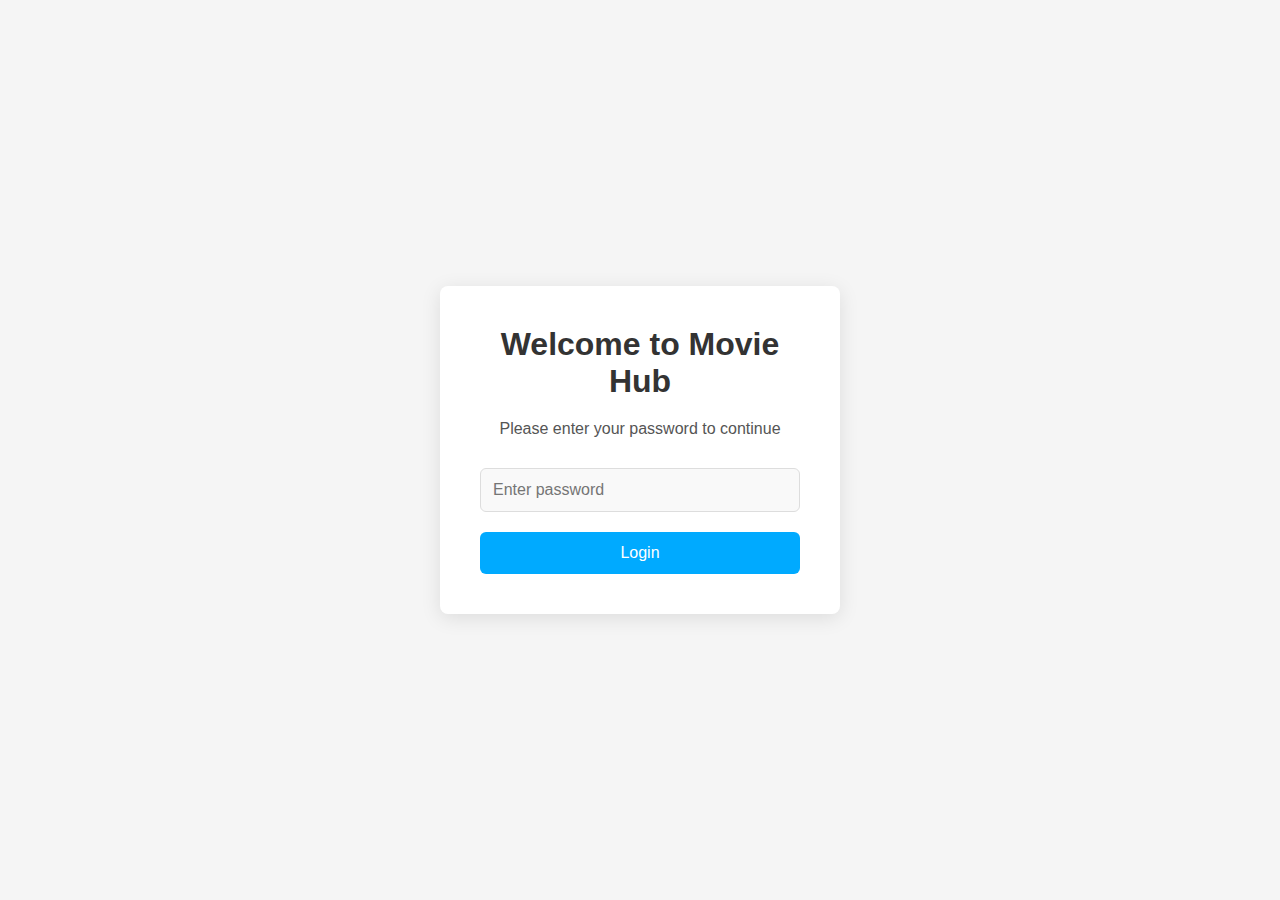
<file: index.html>
<!DOCTYPE html>
<html lang="en">
<head>
  <meta charset="UTF-8">
  <meta name="viewport" content="width=device-width, initial-scale=1.0">
  <title>Movie Hub - Login</title>
  <link rel="stylesheet" href="index.css">
</head>
<body>
  <div class="login-container">
    <div class="login-box">
      <h1>Welcome to Movie Hub</h1>
      <p>Please enter your password to continue</p>
      <form onsubmit="return checkPassword(event)">
        <input type="password" id="passwordInput" placeholder="Enter password" required>
        <button type="submit" class="login-btn">Login</button>
      </form>
    </div>
  </div>
  
  <script>
    function checkPassword(event) {
      event.preventDefault();
      const password = document.getElementById("passwordInput").value;
      if (password === "1002") {
        window.location.href = "dashboard.html";
      } else {
        alert("Incorrect Password. Please try again.");
      }
    }
  </script>
</body>
</html>
</file>
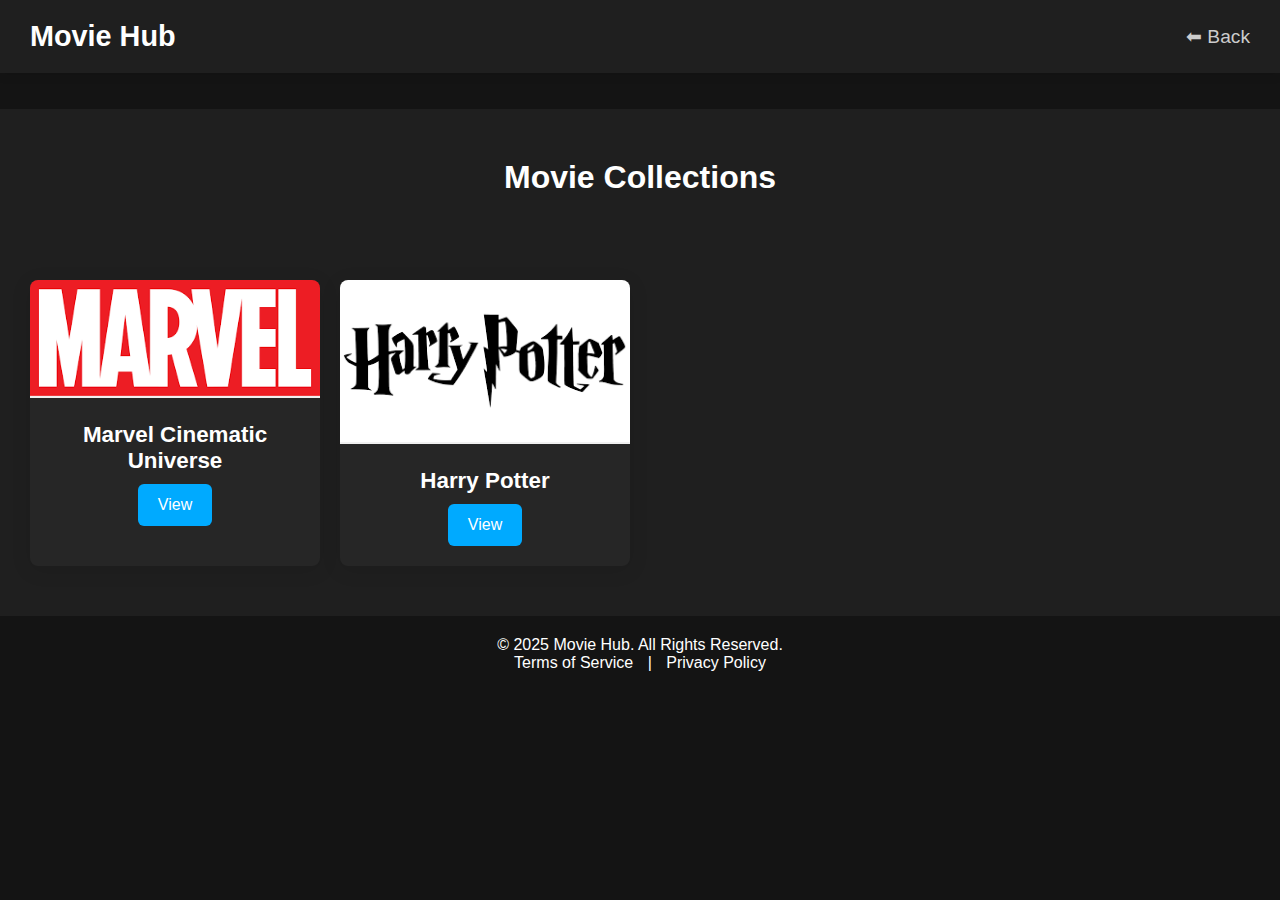
<file: collections.html>
<!DOCTYPE html>
<html lang="en">
<head>
  <meta charset="UTF-8">
  <meta name="viewport" content="width=device-width, initial-scale=1.0">
  <title>Collections - Movie Hub</title>
  <link rel="stylesheet" href="collections.css">
</head>
<body>
  <!-- Header -->
  <header class="top-nav">
    <div class="logo">
      <h1>Movie Hub</h1>
    </div>
    <nav>
      <a href="/dashboard.html">⬅ Back</a>
    </nav>
  </header>
  <br>
  <br>

  <!-- Main Content Section -->
  <section class="movies-section">
    <div class="container">
      <h2>Movie Collections</h2>
      <br>
      <br>
      <br>
      <div id="collections-list" class="movies-container"></div>
    </div>
  </section>

  <!-- Footer -->
  <footer>
    <div class="footer-content">
      <p>&copy; 2025 Movie Hub. All Rights Reserved.</p>
      <nav>
        <a href="/#">Terms of Service</a> | <a href="/#">Privacy Policy</a>
      </nav>
    </div>
  </footer>

  <script>
    const collections = [
      { name: "Marvel Cinematic Universe", image: "marvel.png", link: "marvel.html" },
      { name: "Harry Potter", image: "hp.png", link: "hp.html" },
    ];

    const container = document.getElementById("collections-list");
    collections.forEach(col => {
      const div = document.createElement("div");
      div.classList.add('movie-item');
      div.innerHTML = `
        <div class="movie-img">
          <img src="${col.image}" alt="${col.name}" width="100%">
        </div>
        <div class="movie-info">
          <h4>${col.name}</h4>
          <a href="/${col.link}"><button class="btn">View</button></a>
        </div>
      `;
      container.appendChild(div);
    });
  </script>
</body>
</html>
</file>
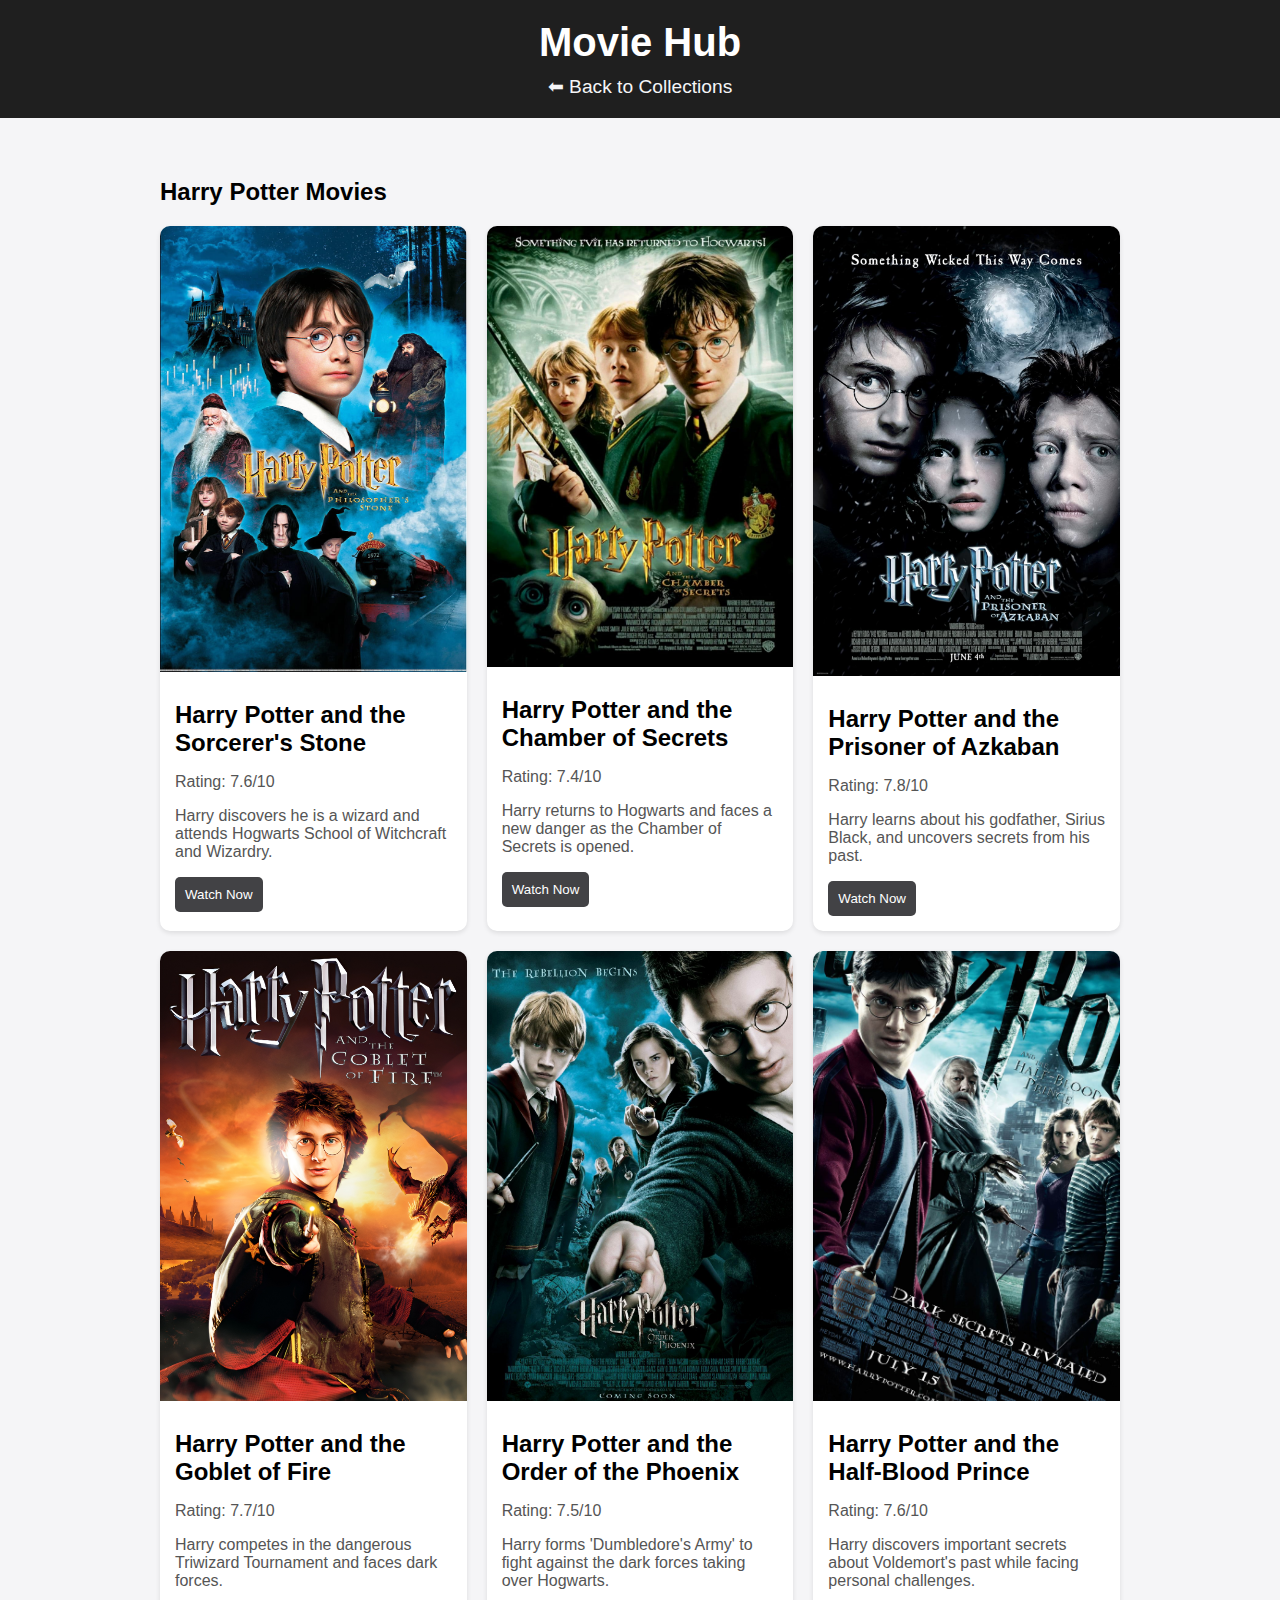
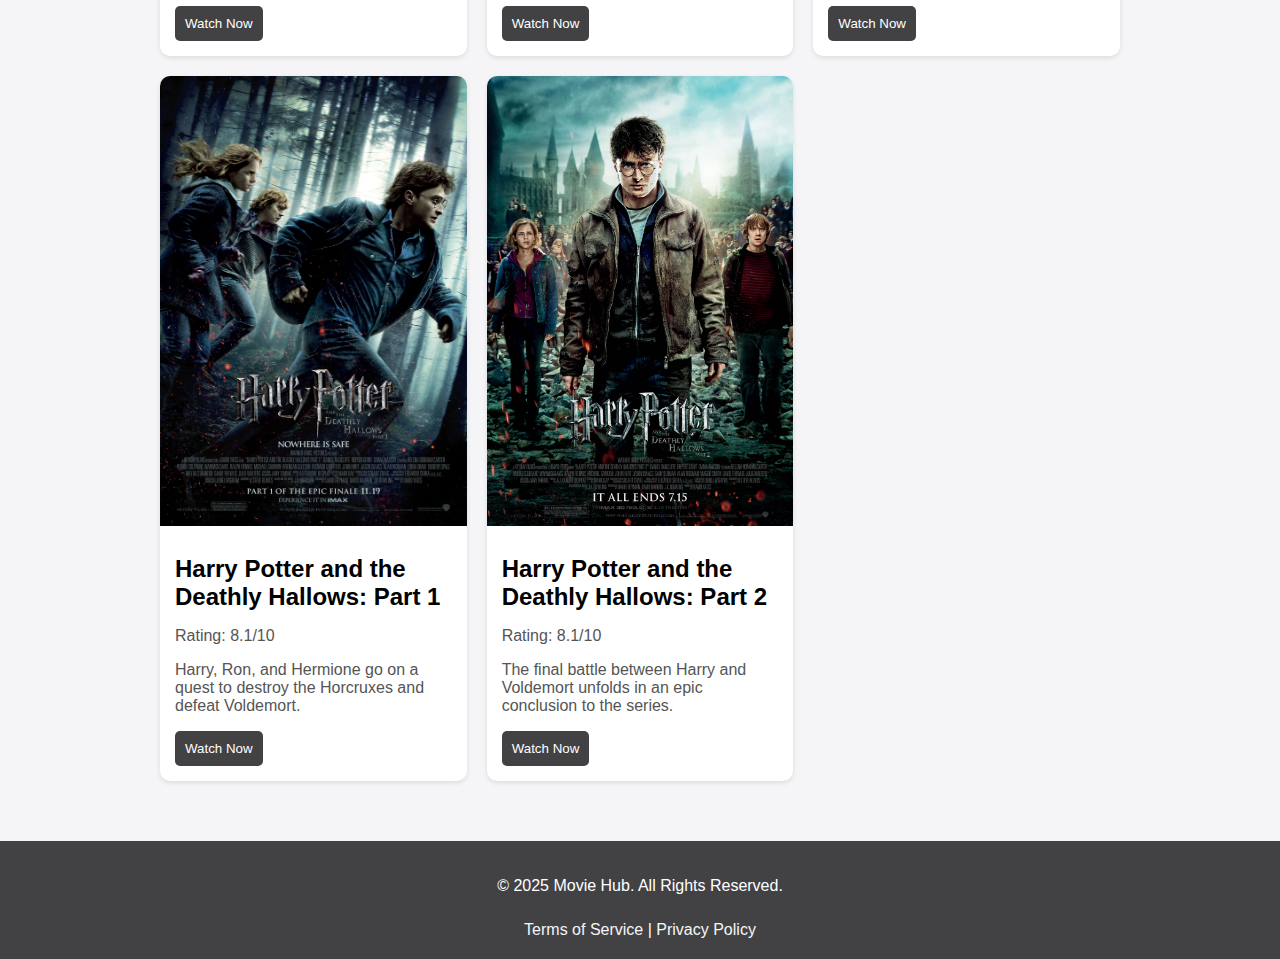
<file: hp.html>
<!DOCTYPE html>
<html lang="en">
<head>
  <meta charset="UTF-8">
  <meta name="viewport" content="width=device-width, initial-scale=1.0">
  <title>Harry Potter Movies - Movie Hub</title>
  <link rel="stylesheet" href="hp.css">
</head>
<body>
  <!-- Header -->
  <header class="top-nav">
    <div class="logo">
      <h1>Movie Hub</h1>
    </div>
    <nav>
      <a href="/collections.html">⬅ Back to Collections</a>
    </nav>
  </header>

  <!-- Main Content Section -->
  <section class="movies-section">
    <div class="container">
      <h2>Harry Potter Movies</h2>
      <div id="hp-movies-list" class="movies-container"></div>
    </div>
  </section>

  <!-- Footer -->
  <footer>
    <div class="footer-content">
      <p>&copy; 2025 Movie Hub. All Rights Reserved.</p>
      <nav>
        <a href="/#">Terms of Service</a> | <a href="/#">Privacy Policy</a>
      </nav>
    </div>
  </footer>

  <script>
    const hpMovies = [
      { name: "Harry Potter and the Sorcerer's Stone", image: "hp-1.jpeg", link: "https://embed.su/embed/movie/671", rating: "7.6/10", description: "Harry discovers he is a wizard and attends Hogwarts School of Witchcraft and Wizardry." },
  { name: "Harry Potter and the Chamber of Secrets", image: "hp-2.jpg", link: "https://embed.su/embed/movie/672", rating: "7.4/10", description: "Harry returns to Hogwarts and faces a new danger as the Chamber of Secrets is opened." },
  { name: "Harry Potter and the Prisoner of Azkaban", image: "hp-3.jpg", link: "https://embed.su/embed/movie/673", rating: "7.8/10", description: "Harry learns about his godfather, Sirius Black, and uncovers secrets from his past." },
  { name: "Harry Potter and the Goblet of Fire", image: "hp-4.jpg", link: "https://embed.su/embed/movie/674", rating: "7.7/10", description: "Harry competes in the dangerous Triwizard Tournament and faces dark forces." },
  { name: "Harry Potter and the Order of the Phoenix", image: "hp-5.jpg", link: "https://embed.su/embed/movie/675", rating: "7.5/10", description: "Harry forms 'Dumbledore's Army' to fight against the dark forces taking over Hogwarts." },
  { name: "Harry Potter and the Half-Blood Prince", image: "hp-6.jpg", link: "https://embed.su/embed/movie/767", rating: "7.6/10", description: "Harry discovers important secrets about Voldemort's past while facing personal challenges." },
  { name: "Harry Potter and the Deathly Hallows: Part 1", image: "hp-7.jpg", link: "https://embed.su/embed/movie/12444", rating: "8.1/10", description: "Harry, Ron, and Hermione go on a quest to destroy the Horcruxes and defeat Voldemort." },
  { name: "Harry Potter and the Deathly Hallows: Part 2", image: "hp-8.jpg", link: "https://embed.su/embed/movie/12445", rating: "8.1/10", description: "The final battle between Harry and Voldemort unfolds in an epic conclusion to the series." },
    ];

    const container = document.getElementById("hp-movies-list");
    hpMovies.forEach(movie => {
      const div = document.createElement("div");
      div.classList.add('movie-item');
      div.innerHTML = `
        <div class="movie-img">
          <img src="${movie.image}" alt="${movie.name}" width="100%">
        </div>
        <div class="movie-info">
          <h4>${movie.name}</h4>
          <p>Rating: ${movie.rating}</p>
          <p>${movie.description}</p>
          <a href="/${movie.link}"><button class="btn">Watch Now</button></a>
        </div>
      `;
      container.appendChild(div);
    });
  </script>
</body>
</html>
</file>
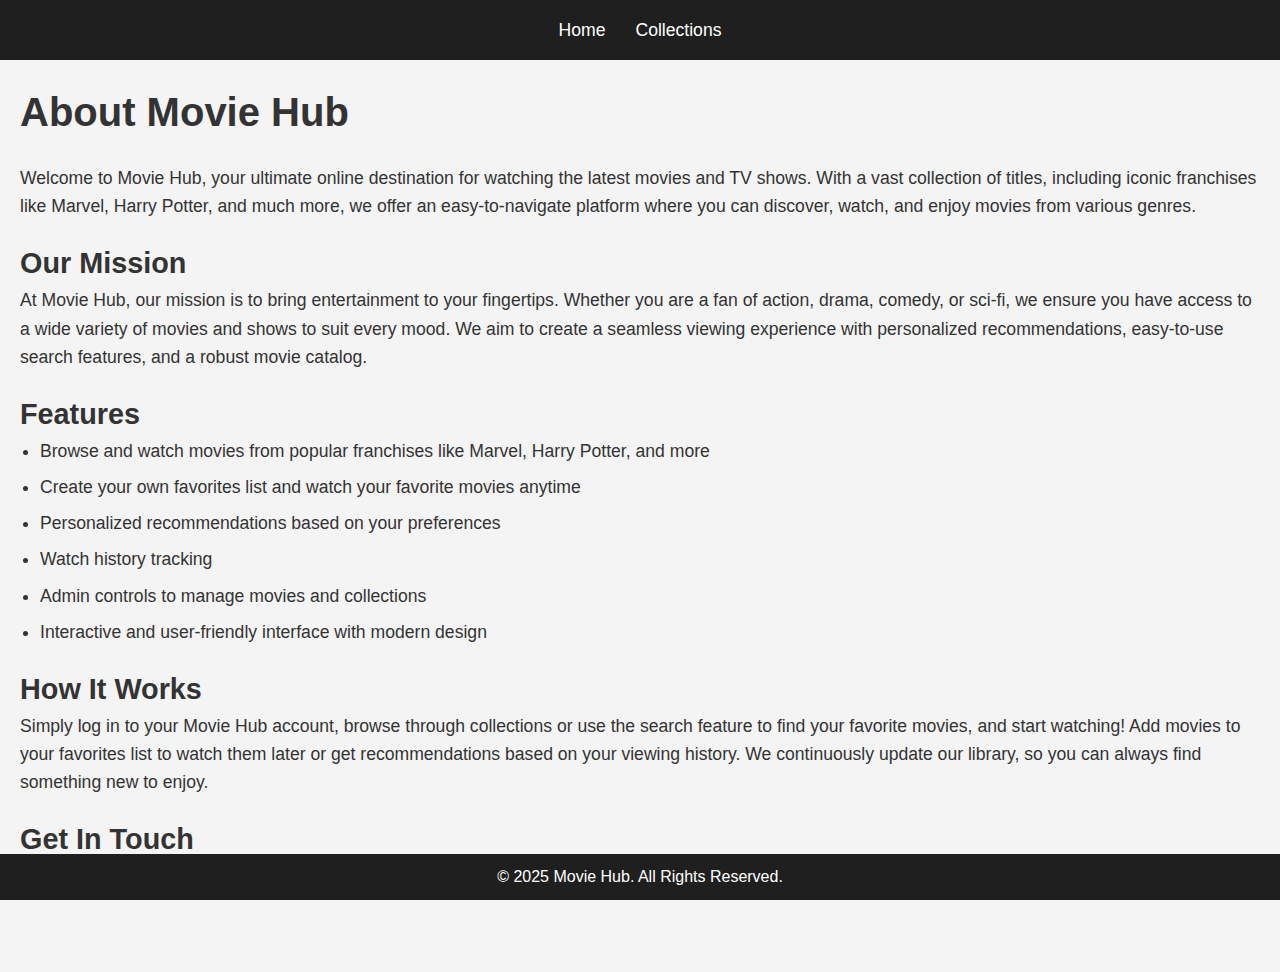
<file: info.html>
<!DOCTYPE html>
<html lang="en">
<head>
  <meta charset="UTF-8">
  <meta name="viewport" content="width=device-width, initial-scale=1.0">
  <meta name="description" content="Movie Hub - Your one-stop destination for watching movies and TV shows">
  <title>About Us - Movie Hub</title>
  
  <style>
    /* Basic Reset */
    * {
      margin: 0;
      padding: 0;
      box-sizing: border-box;
    }

    /* Body and General Layout */
    body {
      font-family: Arial, sans-serif;
      background-color: #f4f4f4;
      color: #333;
      line-height: 1.6;
    }

    header {
      background-color: #1F1F1F;
      color: #fff;
      padding: 1rem 0;
    }

    nav ul {
      list-style-type: none;
      display: flex;
      justify-content: center;
    }

    nav ul li {
      margin: 0 15px;
    }

    nav ul li a {
      color: #fff;
      text-decoration: none;
      font-size: 1.1rem;
    }

    nav ul li a:hover {
      text-decoration: underline;
    }

    /* Main Content Section */
    main {
      padding: 20px;
    }

    .about-us h1 {
      font-size: 2.5rem;
      color: #333;
      margin-bottom: 20px;
    }

    .about-us h2 {
      font-size: 1.8rem;
      color: #333;
      margin-top: 20px;
    }

    .about-us p {
      font-size: 1.1rem;
      margin-bottom: 10px;
    }

    .about-us ul {
      margin-left: 20px;
    }

    .about-us ul li {
      font-size: 1.1rem;
      margin-bottom: 8px;
    }

    /* Footer Section */
    footer {
      background-color: #1F1F1F;
      color: #fff;
      text-align: center;
      padding: 10px 0;
      position: fixed;
      width: 100%;
      bottom: 0;
    }
  </style>
</head>
<body>

  <!-- Header Section -->
  <header>
    <nav>
      <ul>
        <li><a href="index.html">Home</a></li>
        <li><a href="collections.html">Collections</a></li>
      </ul>
    </nav>
  </header>

  <!-- Main Content Section -->
  <main>
    <section class="about-us">
      <h1>About Movie Hub</h1>
      <p>Welcome to Movie Hub, your ultimate online destination for watching the latest movies and TV shows. With a vast collection of titles, including iconic franchises like Marvel, Harry Potter, and much more, we offer an easy-to-navigate platform where you can discover, watch, and enjoy movies from various genres.</p>

      <h2>Our Mission</h2>
      <p>At Movie Hub, our mission is to bring entertainment to your fingertips. Whether you are a fan of action, drama, comedy, or sci-fi, we ensure you have access to a wide variety of movies and shows to suit every mood. We aim to create a seamless viewing experience with personalized recommendations, easy-to-use search features, and a robust movie catalog.</p>

      <h2>Features</h2>
      <ul>
        <li>Browse and watch movies from popular franchises like Marvel, Harry Potter, and more</li>
        <li>Create your own favorites list and watch your favorite movies anytime</li>
        <li>Personalized recommendations based on your preferences</li>
        <li>Watch history tracking</li>
        <li>Admin controls to manage movies and collections</li>
        <li>Interactive and user-friendly interface with modern design</li>
      </ul>

      <h2>How It Works</h2>
      <p>Simply log in to your Movie Hub account, browse through collections or use the search feature to find your favorite movies, and start watching! Add movies to your favorites list to watch them later or get recommendations based on your viewing history. We continuously update our library, so you can always find something new to enjoy.</p>

      <h2>Get In Touch</h2>
      <p>If you have any questions or feedback, feel free to reach out to us. We’d love to hear from you!</p>
    </section>
  </main>
  <br>
  <br>

  <!-- Footer Section -->
  <footer>
    <p>&copy; 2025 Movie Hub. All Rights Reserved.</p>
  </footer>

</body>
</html>
</file>
<file: hp.css>
/* General Layout */
body {
    font-family: Arial, sans-serif;
    margin: 0;
    padding: 0;
    background-color: #f5f5f7;
  }
  
  header {
    background-color: #1F1F1F;
    color: white;
    padding: 20px;
    text-align: center;
  }
  
  header .logo h1 {
    margin: 0;
    font-size: 2.5rem;
  }
  
  nav a {
    color: #f5f5f7;
    text-decoration: none;
    font-size: 1.2rem;
    margin-top: 10px;
    display: inline-block;
  }
  
  footer {
    background-color: #424245;
    color: white;
    padding: 20px;
    text-align: center;
    margin-top: 20px;
  }
  
  footer nav a {
    color: #f5f5f7;
    text-decoration: none;
    font-size: 1rem;
  }
  
  .movies-section {
    padding: 40px;
    display: flex;
    justify-content: center;
    align-items: center;
  }
  
  .container {
    width: 80%;
  }
  
  .movies-container {
    display: grid;
    grid-template-columns: repeat(auto-fill, minmax(300px, 1fr));
    gap: 20px;
  }
  
  /* Movie Item */
  .movie-item {
    background-color: #fff;
    border-radius: 10px;
    box-shadow: 0 2px 5px rgba(0, 0, 0, 0.1);
    overflow: hidden;
  }
  
  .movie-img img {
    width: 100%;
    height: 200px;
    object-fit: cover;
  }
  
  .movie-info {
    padding: 15px;
  }
  
  .movie-info h4 {
    font-size: 1.5rem;
    margin: 10px 0;
  }
  
  .movie-info p {
    font-size: 1rem;
    color: #555;
  }
  
  .movie-info .btn {
    background-color: #424245;
    color: white;
    padding: 10px;
    border: none;
    border-radius: 5px;
    cursor: pointer;
    transition: background-color 0.3s;
  }
  
  .movie-info .btn:hover {
    background-color: #333;
  }
  
  /* Responsive Design */
  @media (max-width: 768px) {
    .movie-info h4 {
      font-size: 1.2rem;
    }
  
    .movie-info p {
      font-size: 0.9rem;
    }
  }
  
  .movie-img img {
    max-width: 100%;
    height: auto;
    max-height: 450px; /* Ensure it fits within the card */
  }
</file>
<file: index.css>
/* Global Reset */
* {
    margin: 0;
    padding: 0;
    box-sizing: border-box;
  }
  
  body {
    background-color: #f5f5f5;
    font-family: 'Helvetica Neue', Arial, sans-serif;
    color: #333;
    display: flex;
    justify-content: center;
    align-items: center;
    height: 100vh;
    transition: background-color 0.3s, color 0.3s;
  }
  
  /* Container for Login */
  .login-container {
    display: flex;
    justify-content: center;
    align-items: center;
    height: 100%;
  }
  
  /* Login Box Styling */
  .login-box {
    background-color: #ffffff;
    padding: 40px;
    box-shadow: 0 4px 20px rgba(0, 0, 0, 0.1);
    border-radius: 8px;
    text-align: center;
    max-width: 400px;
    width: 100%;
  }
  
  .login-box h1 {
    font-size: 2rem;
    margin-bottom: 20px;
    font-weight: bold;
    color: #333;
  }
  
  .login-box p {
    font-size: 1rem;
    color: #555;
    margin-bottom: 30px;
  }
  
  input[type="password"] {
    width: 100%;
    padding: 12px;
    border-radius: 6px;
    border: 1px solid #ddd;
    margin-bottom: 20px;
    font-size: 1rem;
    color: #333;
    background-color: #f9f9f9;
  }
  
  input[type="password"]:focus {
    border-color: #00aaff;
    outline: none;
  }
  
  .login-btn {
    width: 100%;
    padding: 12px;
    background-color: #00aaff;
    border: none;
    border-radius: 6px;
    color: #fff;
    font-size: 1rem;
    cursor: pointer;
    transition: background-color 0.3s ease;
  }
  
  .login-btn:hover {
    background-color: #0088cc;
  }
  
  /* Mobile Responsiveness */
  @media (max-width: 768px) {
    .login-box {
      padding: 20px;
      width: 90%;
    }
  
    .login-box h1 {
      font-size: 1.5rem;
    }
  }
</file>
<file: collections.css>
/* Global Reset */
* {
    margin: 0;
    padding: 0;
    box-sizing: border-box;
}
  
body {
    font-family: 'Helvetica Neue', Arial, sans-serif;
    background-color: #141414;  /* Dark Mode */
    color: #fff;
}

/* Header Styling */
.top-nav {
    background-color: #1f1f1f;  /* Dark Mode */
    padding: 20px 30px;
    display: flex;
    justify-content: space-between;
    align-items: center;
    box-shadow: 0 2px 10px rgba(0, 0, 0, 0.1);
}

.top-nav .logo h1 {
    font-size: 1.8rem;
    color: #fff;
}

.top-nav nav a {
    text-decoration: none;
    color: #ccc;  /* Lighter gray */
    font-size: 1.2rem;
    font-weight: 500;
}

.top-nav nav a:hover {
    color: #00b4cc;  /* Accent Color */
}

/* Movie Collections Section */
.movies-section {
    padding: 50px 30px;
    background-color: #1f1f1f;  /* Dark Mode */
}

.movies-section h2 {
    font-size: 2rem;
    text-align: center;
    color: #fff;
    margin-bottom: 30px;
}

.movies-container {
    display: grid;
    grid-template-columns: repeat(auto-fill, minmax(280px, 1fr));
    gap: 20px;
    justify-items: center;
}

.movie-item {
    background-color: #262626;  /* Dark Gray */
    border-radius: 8px;
    overflow: hidden;
    box-shadow: 0 4px 20px rgba(0, 0, 0, 0.1);
    text-align: center;
    transition: transform 0.3s ease, box-shadow 0.3s ease;
}

.movie-item:hover {
    transform: translateY(-10px);
    box-shadow: 0 8px 30px rgba(0, 0, 0, 0.2);
}

.movie-img img {
    width: 100%;
    height: 200px;
    object-fit: cover;
    border-bottom: 2px solid #f0f0f0;
}

.movie-info {
    padding: 20px;
}

.movie-info h4 {
    font-size: 1.4rem;
    color: #fff;
    margin-bottom: 10px;
}

.movie-info .btn {
    padding: 12px 20px;
    background-color: #00aaff;  /* Accent Color */
    border: none;
    border-radius: 6px;
    color: #fff;
    font-size: 1rem;
    cursor: pointer;
    transition: background-color 0.3s ease;
}

.movie-info .btn:hover {
    background-color: #009fae;  /* Darker Accent */
}

/* Footer Styling */
footer {
    background-color: #141414;  /* Dark Mode */
    color: #fff;
    padding: 20px 30px;
    text-align: center;
}

footer .footer-content {
    max-width: 1200px;
    margin: 0 auto;
}

footer nav a {
    color: #fff;
    text-decoration: none;
    font-size: 1rem;
    margin: 0 10px;
}

footer nav a:hover {
    text-decoration: underline;
}

/* Mobile Responsiveness */
@media (max-width: 768px) {
    .movies-section {
        padding: 20px;
    }

    .movies-container {
        grid-template-columns: 1fr;
    }

    .movie-item {
        width: 100%;
    }

    .top-nav {
        flex-direction: column;
        align-items: flex-start;
    }

    .top-nav .logo h1 {
        font-size: 1.6rem;
    }

    footer .footer-content {
        padding: 10px;
    }
}
.movie-img img {
    max-width: 100%;
    height: auto;
    max-height: 450px; /* Ensure it fits within the card */
  }
</file>
